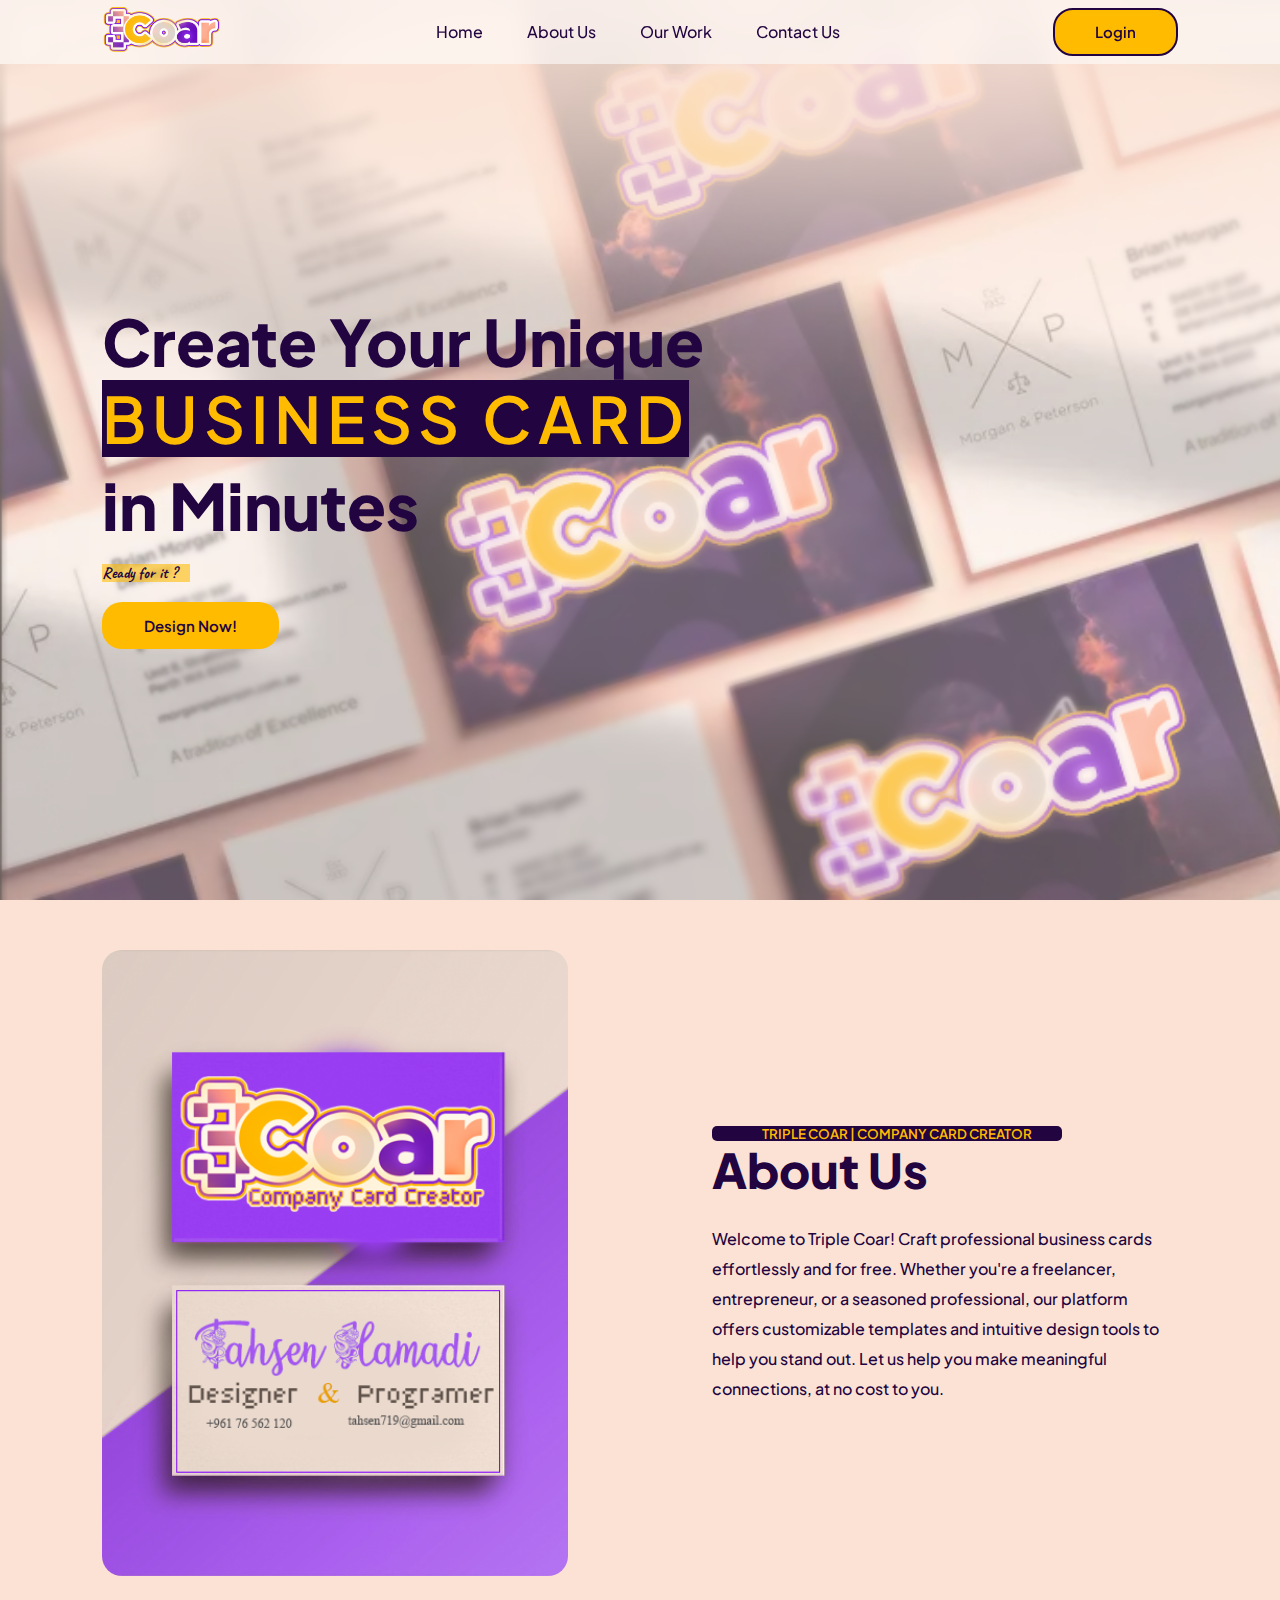
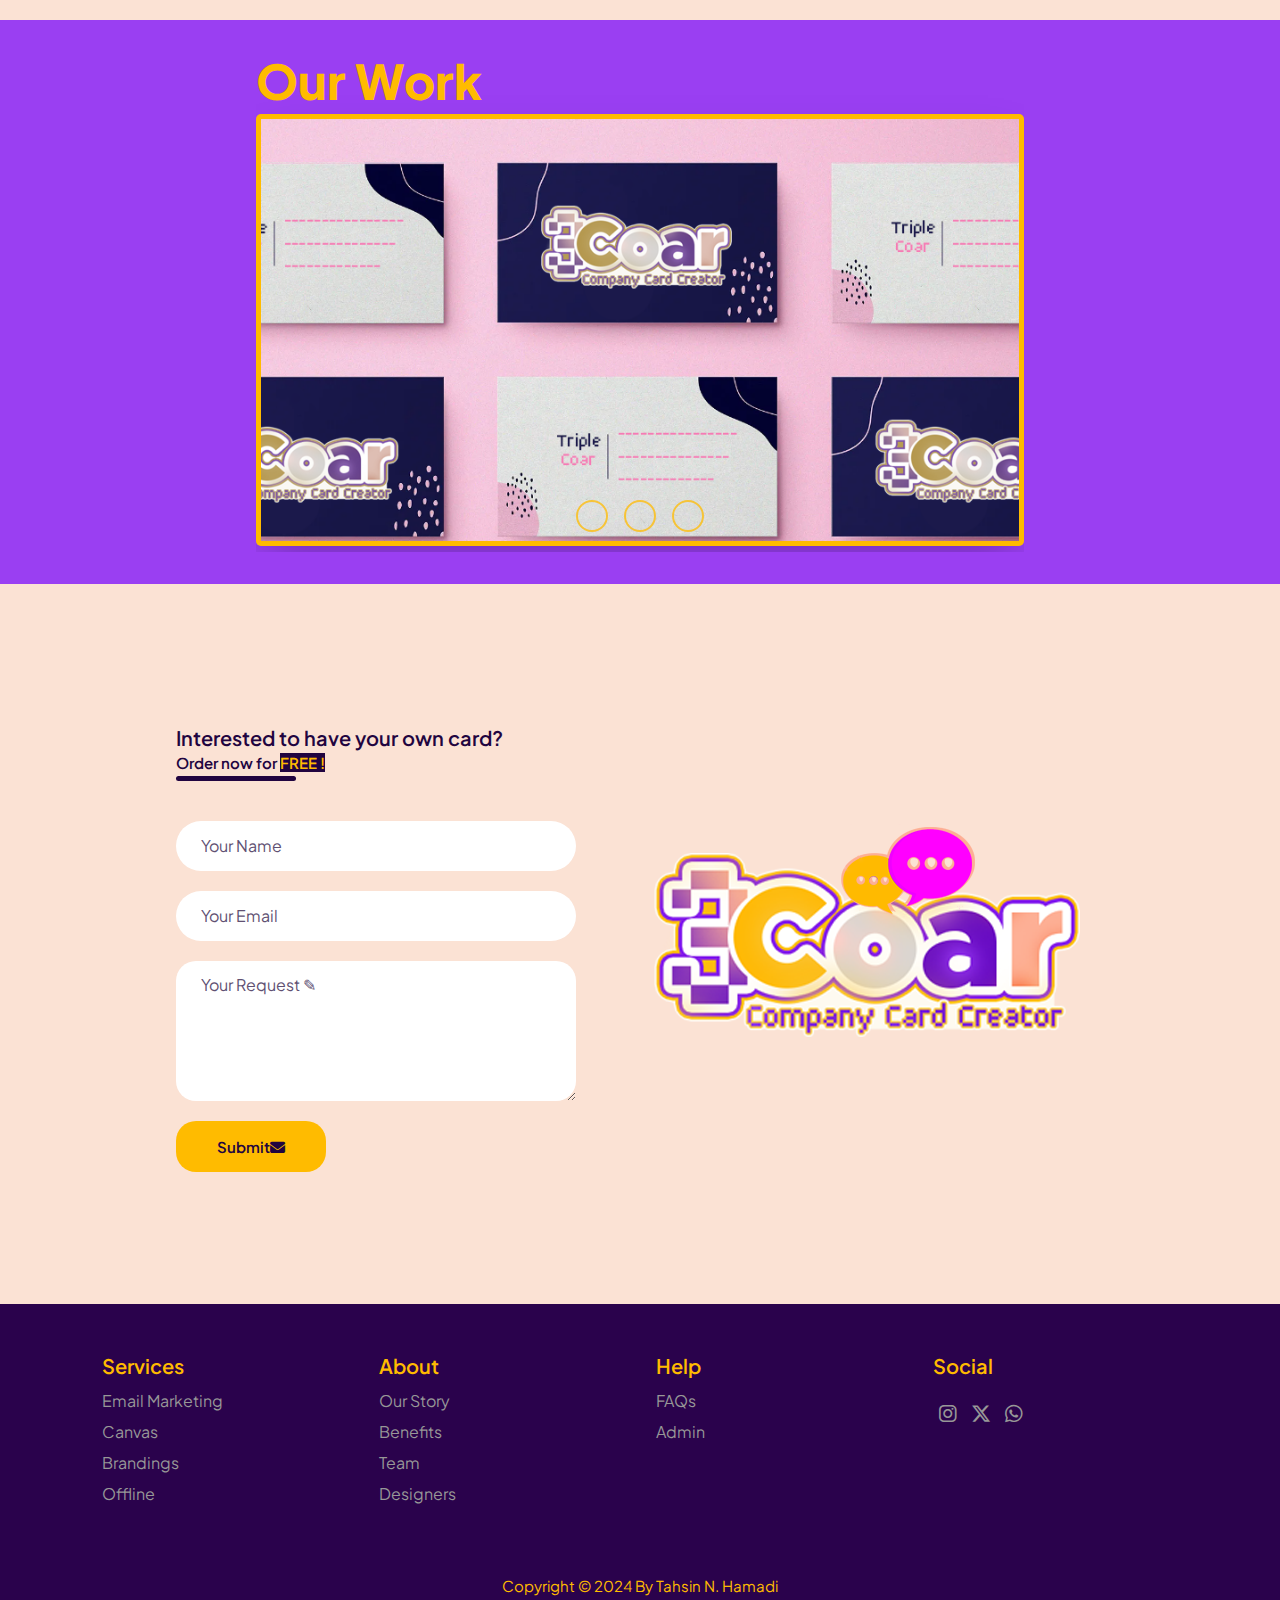
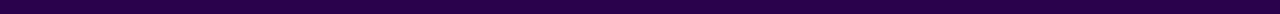
<file: index.html>
<!DOCTYPE html>
<html lang="en">
<head>
    <meta charset="UTF-8">
    <meta name="viewport" content="width=device-width, initial-scale=1.0">
    <title>3Coar Home Page</title>
    <!-- Main Page CSS -->
    <link rel="stylesheet" href="css/3Coar.css" />
    <!-- Render All Elements Normally CSS -->
    <link rel="stylesheet" href="css/normalize.css" />
    <!-- ICONS (Font Awesome Library) -->
    <link rel="stylesheet" href="css/all.min.css">
    <!-- Fonts - EN -->
    <link rel="preconnect" href="https://fonts.googleapis.com">
    <link rel="preconnect" href="https://fonts.googleapis.com">
    <link rel="preconnect" href="https://fonts.gstatic.com" crossorigin>
    <link href="https://fonts.googleapis.com/css2?family=Caveat:wght@400..700&family=IBM+Plex+Sans+Arabic&family=Jersey+10&family=Plus+Jakarta+Sans:ital,wght@0,200..800;1,200..800&display=swap" rel="stylesheet">
</head>
<body>
   <!-- Header -->
    <header>
        <a href="#" class="Logo"><img src="images/3Coar-Logo-New.png" alt="3Coar Logo" id="logo"></a>
        <ul class="navbar" id="navbar">
            <li><a href="#home-pg">Home</a></li>
            <li><a href="#about-us-pg">About Us</a></li>
            <li><a href="#our-work-pg">Our Work</a></li>
            <li><a href="#contact-us-pg">Contact Us</a></li>
            <!-- <li><a href="#">AR</a></li> -->
        </ul>
        <button class="btnlgn" id="form-open">Login</button>
        <div class="fa-solid fa-bars" id="menu-icon"></div>
        
    </header>

    <!-- Home -->
    <section class="home" id="home-pg">
        <div class="form-container">
        <i class="fa-solid fa-x form-closer"></i>
        <!-- Login Form -->
        <div class="login-form">
            <form action="#">
                <h2>Login</h2>
                <div class="inputs-box">
                    <input type="email" placeholder="Enter your Email" required>
                    <i class="fa-solid fa-envelope email"></i>
                </div>
                <div class="inputs-box">
                    <input type="password" placeholder="Enter your Password" required>
                    <i class="fa-solid fa-lock password"></i>
                    <i class="fa-solid fa-eye-slash pass-hide"></i>
                </div>
                <div class="optn-field">
                    <a href="#" class="forgot-pass">Forgot Password?</a>
                </div>
                <button class="login-now">
                    Login Now
                </button>

                <div class="login-rgstr">
                    Don't have an account? <a href="#" id="signup">Register</a>
                </div>
            </form>
            
        </div>
        <div class="register-form">
            <form action="#">
                <h2>Register</h2>
                <div class="inputs-box">
                    <input type="text" placeholder="Create Username" required>
                    <i class="fa-solid fa-user usernme"></i>
                </div>
                <div class="inputs-box">
                    <input type="email" placeholder="Enter your Email" required>
                    <i class="fa-solid fa-envelope email"></i>
                </div>
                <div class="inputs-box">
                    <input type="password" placeholder="Create Password" required>
                    <i class="fa-solid fa-lock password"></i>
                    <i class="fa-solid fa-eye-slash pass-hide"></i>
                </div>
                <div class="inputs-box">
                    <input type="password" placeholder="Confirm Password" required>
                    <i class="fa-solid fa-lock password"></i>
                    <i class="fa-solid fa-eye-slash pass-hide"></i>
                </div>

                <button class="login-now">
                    Signup Now
                </button>

                <div class="login-rgstr">
                    Already have an account? <a href="#" id="signin">Login</a>
                </div>
            </form>
            
        </div>
        </div>
        <div class="home-text">
            <h1>Create Your Unique <span>Business Card</span> <br>in Minutes</h1>
            <p>Ready for it ?</p>
            <a href="work-space1.html" class="btn">Design Now!</a>

        </div>
    </section>
    <!-- About Us -->
    <section class="about-us" id="about-us-pg">
        <div class="about-us-img">
            <img src="images/About-us-img.png" alt="3Coar logo Company Card Creator">
        </div>
        <div class="about-us-text">
            <h5>Triple Coar | Company Card Creator</h5>
            <h2>About Us</h2>
            <p>Welcome to Triple Coar! Craft professional business cards effortlessly and for free.
               Whether you're a freelancer, entrepreneur, or a seasoned professional, our platform offers customizable templates and intuitive design tools to help you stand out. 
               Let us help you make meaningful connections, at no cost to you.</p>
        </div>
    </section>
    <!-- Our Work -->
    <section class="our-work" id="our-work-pg">
        <div class="slider">
            <h2>Our Work</h2>
            <div class="lst">
                 <img id="slide1" src="images/1.png" alt="">
                 <img id="slide2" src="images/2.png" alt="">
                 <img id="slide3" src="images/3.png" alt="">  
            </div>
            <div class="slider-nav">
                <a href="#slide1"></a>
                <a href="#slide2"></a>
                <a href="#slide3"></a>

            </div>
        </div>

    </section>
    <!-- Contact Us -->
    <section class="contact-us" id="contact-us-pg">
        <div class="contact-container">
            <form action="https://api.web3forms.com/submit" method="POST" class="contact-left">
                <div class="contact-left-title">
                    <h2>Interested to have your own card?</h2>
                    <h3>Order now for <span>free !</h3>
                    <hr>
                </div>
                <input type="hidden" name="access_key" value="7b301d65-2f6f-4683-8223-588ae9b09582">
                <input type="text" name="name" placeholder="Your Name" class="contact-inputs" required>
                <input type="email" name="email" placeholder="Your Email" class="contact-inputs" required>
                <textarea name="message" placeholder="Your Request ✎" class="contact-inputs" required></textarea>
                <button type="submit">Submit <p> <i class="fa-solid fa-envelope"></i></p></i></button>
            </form>
            <div class="contact-right">
                <img src="images/contact-us-img.png" alt="Contact Us Image">
            </div>
        </div>
    </section>

    <!-- Footer -->
    <section class="footer">
        <div class="footer-box">
            <h3>Services</h3>
            <a href="#">Email Marketing</a>
            <a href="#">Canvas</a>
            <a href="#">Brandings</a>
            <a href="#">Offline</a>
        </div>

        <div class="footer-box">
            <h3>About</h3>
            <a href="#">Our Story</a>
            <a href="#">Benefits</a>
            <a href="#">Team</a>
            <a href="#">Designers</a>
        </div>

        <div class="footer-box">
            <h3>Help</h3>
            <a href="#">FAQs</a>
            <a href="#">Admin</a>
        </div>
        
        <div class="footer-box">
            <h3>Social</h3>
            <div class="social">
                 <a href="https://www.instagram.com/roisax_?igsh=cWRqaWozemt2zmVq"><i class="fa-brands fa-instagram"></i></a>
                 <a href="https://x.com/SrTahsiin?t=n7F58FZCXMXReTr2ZGqrrw&s=09"><i class="fa-brands fa-x-twitter"></i></a>
                 <a href="https://wa.link/admqcb"><i class="fa-brands fa-whatsapp"></i></a>
            </div>
    </section>

    <!-- CopyRight -->
    <div class="copyright">
        <p>Copyright &copy; 2024 By Tahsin N. Hamadi</p>
    </div>

   <!-- JavaScript FILE -->
   <script src="scripts.js"></script>

</body>
</html>
</file>
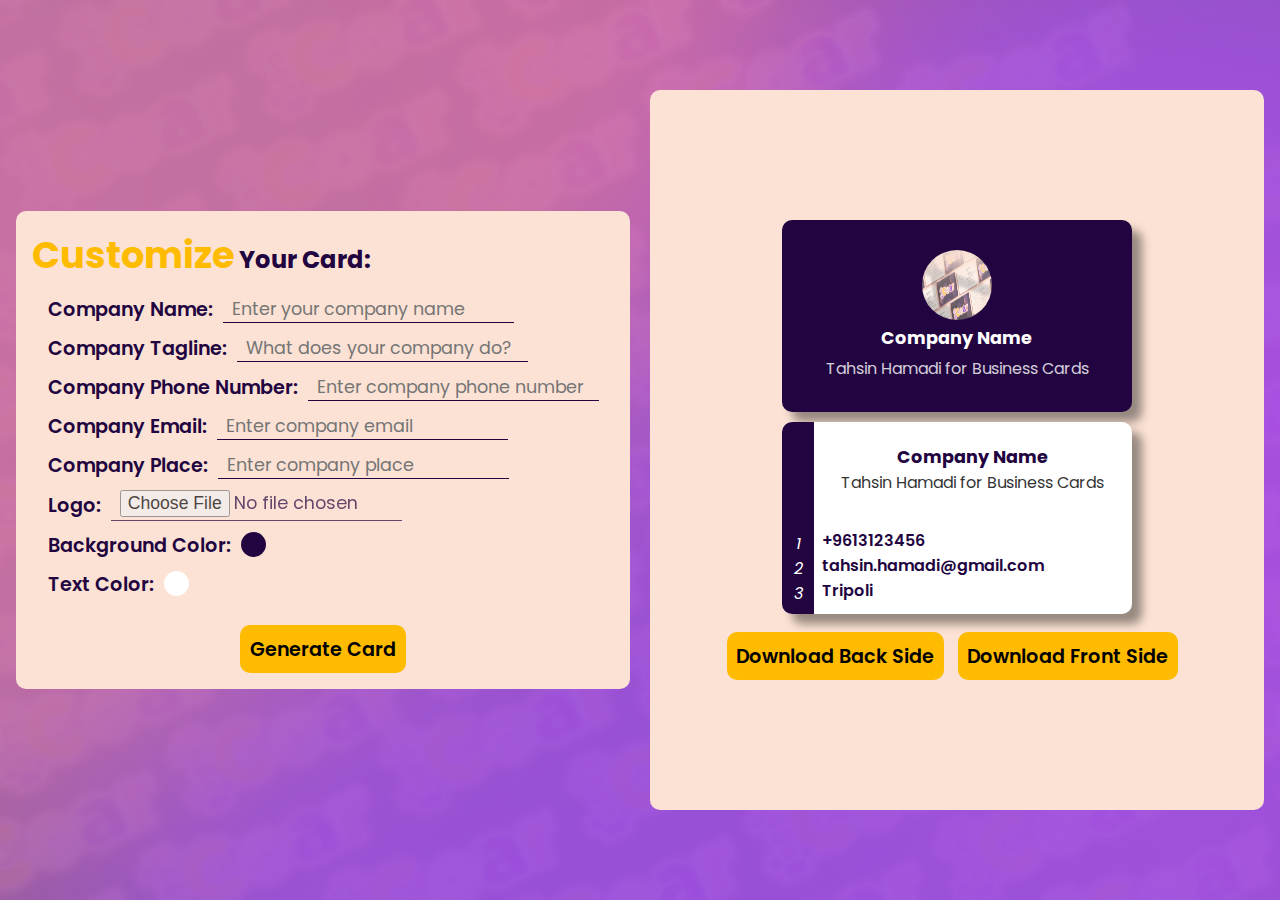
<file: work-space.html>
<!DOCTYPE html>
<html lang="EN">
<head>
  <meta charset="UTF-8">
  <meta name="viewport" content="width=device-width, initial-scale=1.0">
  <title>3Coar | Design Your Card</title>
  <link rel="stylesheet" href="css/work-space.css" />
  <!-- Fonts EN -->
  <link rel="preconnect" href="https://fonts.googleapis.com">
  <link rel="preconnect" href="https://fonts.gstatic.com" crossorigin>
  <link href="https://fonts.googleapis.com/css2?family=Poppins:ital,wght@0,100;0,200;0,300;0,400;0,500;0,600;0,700;0,800;0,900;1,100;1,200;1,300;1,400;1,500;1,600;1,700;1,800;1,900&display=swap" rel="stylesheet">
</head>
<body>
  <section class="work-space">
    <form action="#" class="edit-container">
      <h1 class="title"><span>Customize</span> Your Card:</h1>
      <div class="informations">
        <div class="input-box">
          <label for="nameInput">Company Name:</label>
          <input type="text" id="nameInput" placeholder="Enter your company name">
        </div>
        <div class="input-box">
          <label for="companyInput">Company Tagline:</label>
          <input type="text" id="companyInput" placeholder="What does your company do?">
        </div>
        <div class="input-box">
          <label for="phoneInput">Company Phone Number:</label>
          <input type="number" id="phoneInput" placeholder="Enter company phone number" inputmode="numeric" pattern="[+0-9]*">
        </div>
        <div class="input-box">
          <label for="emailInput">Company Email:</label>
          <input type="email" id="emailInput" placeholder="Enter company email">
        </div>
        <div class="input-box">
          <label for="placeInput">Company Place:</label>
          <input type="text" id="placeInput" placeholder="Enter company place">
        </div>
        <div class="input-box">
            <label for="logoInput">Logo:</label>
            <input type="file" id="logoInput" accept="image/*">
        </div>
        <div class="input-box">
            <label for="bgColor">Background Color:</label>
            <input type="color" id="bgColor" value="#210440">
          </div>
          <div class="input-box">
            <label for="textColor">Text Color:</label>
            <input type="color" id="textColor" value="#ffffff">
          </div>
        <div class="button-card">
          <button class="genBtn" onclick="generateCard()">Generate Card</button>
        </div>
      </div>
    </form>
    <div id="cards" class="card-container">
      <!-- Front of the card -->
      <div class="card-face" id="businessFront">
          <img id="logoFront" class="logo" src="images/background.png" /> <!-- Company Logo -->
          <h2 id="frontCompanyName">Company Name</h2>
          <p id="frontCompanyTagline">Tahsin Hamadi for Business Cards</p>
      </div>
      <!-- Back of the card -->
      <div class="card-back" id="businessBack">
          <div class="left-side">
            <div class="icons">
                <i class="fa-solid fa-phone">1</i>
                <i class="fa-solid fa-envelope">2</i>
                <i class="fa-solid fa-location-dot">3</i>
            </div>
          </div>
          <div class="remaining-side">
            <div class="card-back-title">
                <h2 id="frontCompanyName">Company Name</h2>
                <p id="frontCompanyTagline">Tahsin Hamadi for Business Cards</p>
            </div>
            <div class="card-info">
                <p id="phoneNum">+9613123456</p>
                <p id="email">tahsin.hamadi@gmail.com</p>
                <p id="companyPlace">Tripoli</p>
            </div>
          </div>
      </div>
      <div class="button-card" id="dwnBtns">
        <button class="dwnBtn" onclick="downloadBack()">Download Back Side</button>
        <button class="dwnBtn" onclick="downloadFront()">Download Front Side</button>
      </div>
    </div>
  </section>
  
  <script src="html2canvas.min.js"></script>

  <script src="scripts.js"></script>

</body>
</html>
</file>
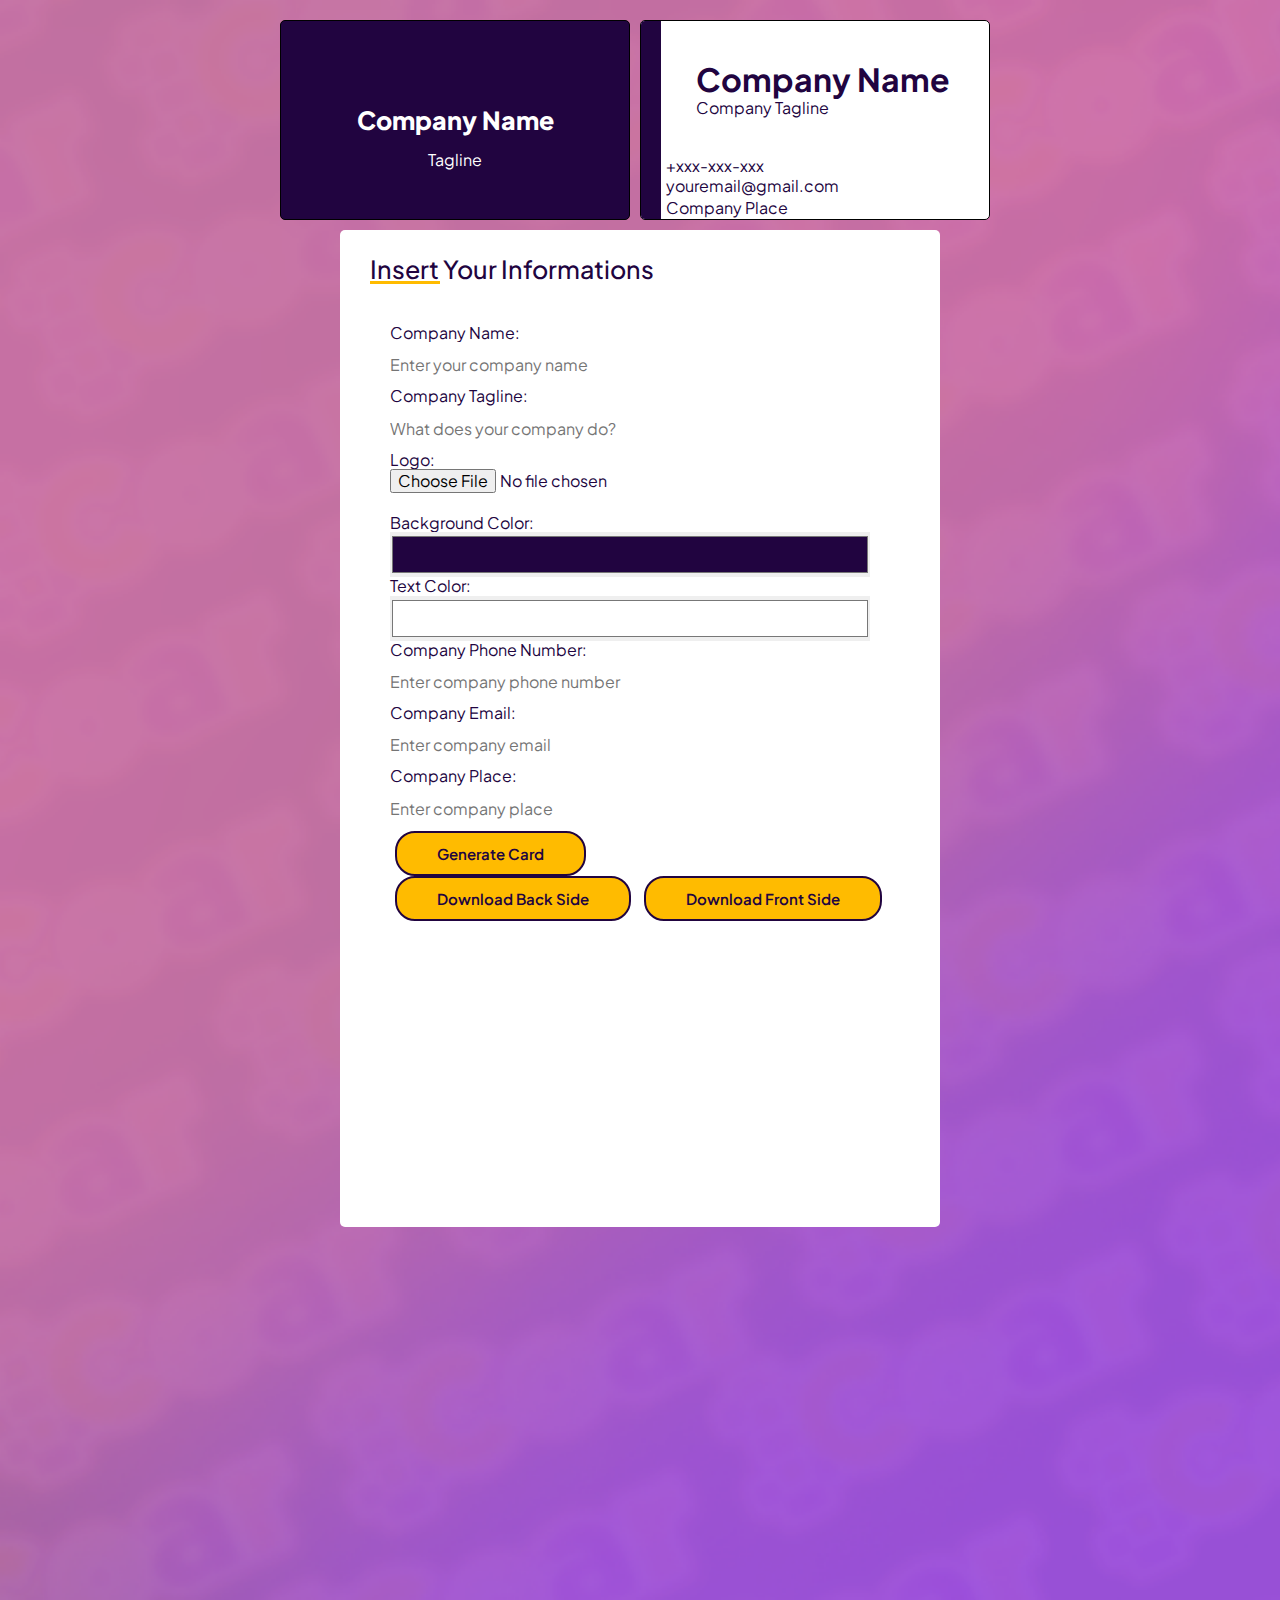
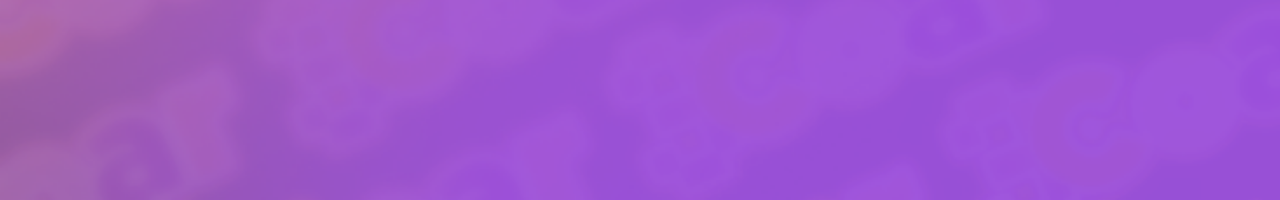
<file: work-space1.html>
<!DOCTYPE html>
<html lang="EN">
<head>
  <meta charset="UTF-8">
  <meta name="viewport" content="width=device-width, initial-scale=1.0">
  <title>3Coar | Design Your Card</title>
  <link rel="stylesheet" href="css/work.css" />
  <link rel="stylesheet" href="css/normalize.css" />
  <link rel="stylesheet" href="css/all.min.css">
  <!-- Fonts EN -->
  <link rel="preconnect" href="https://fonts.googleapis.com">
  <link rel="preconnect" href="https://fonts.gstatic.com" crossorigin>
  <link href="https://fonts.googleapis.com/css2?family=IBM+Plex+Sans+Arabic&family=Jersey+10&family=Lexend+Deca:wght@100..900&family=Plus+Jakarta+Sans:ital,wght@0,200..800;1,200..800&display=swap" rel="stylesheet">
</head>
<body>
  <section class="workspace">
    <div id="cards" class="cards">
      <!-- Front of the card -->
      <div class="cardFront" id="businessFront">
        <div class="top">
          <img id="logoFront" class="logo" /> <!-- Company Logo -->
          <h1 id="frontCompanyName">Company Name</h1>
          <p id="frontCompanyTagline">Tagline</p>
        </div>
        
      </div>
      <!-- Back of the card -->
      <div class="cardBack" id="businessBack">
        <img id="logoBack" class="logo" /> <!-- Company Logo -->
        <div class="leftLine">
          <i class="fa-solid fa-phone"></i>
          <i class="fa-solid fa-envelope"></i>
          <i class="fa-solid fa-location-dot"></i>
        </div>
        <h1 id="backCompanyName">Company Name</h1>
        <p id="backCompanyTagline">Company Tagline</p>
        <div id="phoneNum">+xxx-xxx-xxx</div> <!-- Company Phone Number -->
        <div id="email">youremail@gmail.com</div> <!-- Company Email -->
        <div id="companyPlace">Company Place</div> <!-- Company Place -->
      </div>
    </div>
    <!-- Input fields -->
    <div class="containerInpCreate">
      <div class="titleInp">Insert Your Informations</div>
      <form action="#">
        <div class="informations">
          <div class="inputs-box">
            <label for="nameInput">Company Name:</label>
            <input type="text" id="nameInput" placeholder="Enter your company name">
            
            <label for="companyInput">Company Tagline:</label>
            <input type="text" id="companyInput" placeholder="What does your company do?">

            <label for="logoInput">Logo:</label>
            <input type="file" id="logoInput" accept="image/*">

            <label for="bgColor">Background Color:</label>
            <input type="color" id="bgColor" value="#210440">

            <label for="textColor">Text Color:</label>
            <input type="color" id="textColor" value="#ffffff">

            <label for="phoneInput">Company Phone Number:</label>
            <input type="number" id="phoneInput" placeholder="Enter company phone number" inputmode="numeric" pattern="[+0-9]*">

            <label for="emailInput">Company Email:</label>
            <input type="email" id="emailInput" placeholder="Enter company email">

            <label for="placeInput">Company Place:</label>
            <input type="text" id="placeInput" placeholder="Enter company place">
            <div class="buttonsCards">
              <button class="genBtn" onclick="generateCard()">Generate Card</button>
            </div>
            <div class="buttonsCards" id="dwnBtns">
              <button class="dwnBtn" onclick="downloadBack()">Download Back Side</button>
              <button class="dwnBtn" onclick="downloadFront()">Download Front Side</button>
            </div>

          </div>
        </div>
        
      </form>
    </div>
    
  </section>
  <script src="html2canvas.min.js"></script>

  <script src="scripts.js"></script>

</body>
</html>
</file>
<file: css/3Coar.css>
/* Start Global Rules*/
*{
    margin: 0;
    padding: 0;
    box-sizing: border-box;
    list-style: none;
    text-decoration: none;
    border: none;
    outline: none;
    -webkit-box-sizing: border-box;
    -moz-box-sizing: border-box;
    box-sizing: border-box;
    scroll-behavior: smooth;
    font-family: "Plus Jakarta Sans", sans-serif;
}
/* End Global Rules */
/* ---ROOT-- */
:root{
    --text-color: #210440;
    --bg-color: #fbe2d4;
    --main-color: hsl(44, 100%, 50%) ;
    --h1-font: 4rem;
    --h2-font: 3rem;
    --p-font: 1rem;
    --span-font: 4rem;
}
/* ---ROOT ENDS--- */
body{
    color: var(--text-color);
    background: var(--bg-color);

}
/* Header */
header{
    position: fixed;
    height: 4rem;
    right: 0;
    z-index: 1000;
    width: 100%;
    background: #ffffff8e;
    padding: 29px 18%;
    display: flex;
    align-items: center;
    justify-content: space-between;
    backdrop-filter: blur(10px);
}

#logo{
    width: 120px;
}
.navbar{
    display: flex;
}
.navbar a{
    color: var(--text-color);
    font-size: var(--p-font);
    font-weight: 500;
    margin: 15px 22px;
    transition: all .50s ease;
}
.navbar a:hover{
    color: var(--main-color);
}
#menu-icon{
    color: var(--text-color);
    font-size: 27px;
    cursor: pointer;
    z-index: 10000;
    display: none;

}
.btnlgn{
    display: inline-block;
    padding: 13px 40px;
    background-color: var(--main-color);
    color: var(--text-color);
    font-size: 15px;
    font-weight: 600;
    border: 2px solid var(--text-color);
    border-radius: 20px;
    transition: all .50s ease;
    cursor: pointer;

}
.btnlgn:hover{
    
    border: 2px solid var(--main-color);
    background: var(--text-color);
    color: var(--main-color);
    border-radius: 40px;
}
/* Header End */
/* Login Register */
.form-container{
    position: fixed;
    max-width: 350px;
    width: 100%;
    top: 50%;
    left: 50%;
    transform: translate(-50%, -50%) scale(1.2);
    z-index: 100005;
    background-color: #fff;
    padding: 25px;
    border-radius: 15px;
    box-shadow: rgba(0,0,0,0.3);
    opacity: 0;
    pointer-events: none;
    transition: 0.5s ease-out;
}
.home.show .form-container{
    opacity: 1;
    pointer-events: auto;
    transform: translate(-50%, -50%) scale(1);

}
.home::before{
    content: "";
    left: 0;
    top: 0;
    position: absolute;
    height: 100%;
    width: 100%;
    background-color: rgba(91, 8, 180, 0.5);
    z-index: 100004;
    backdrop-filter: blur(5px);
    opacity: 0;
    pointer-events: none;
    transition: all 0.5s ease-out;
}
.home.show::before{
    position: fixed;
    opacity: 1;
    pointer-events: auto;
}
.register-form{
    display: none;
}
.form-container.active .register-form{
    display: block;
}
.form-container.active .login-form{
    display: none;
}
.form-closer{
    position: absolute;
    top: 10px;
    right: 25px;
    color: var(--p-font);
    font-size: 20px;
    opacity: 0.7;
    cursor: pointer;
    transition: all .50s ease;
}
.form-closer:hover{
    color: var(--main-color);
}
.form-container h2{
    font-size: var(--h2-font);
    color: var(--text-color);
    text-align: center;
}
.inputs-box{
    position: relative;
    margin-top: 30px;
    width: 100%;
    height: 40px;

}
.inputs-box input{
    height: 100%;
    width: 100%;
    border: none;
    padding: 0 30px;
    outline: none;
    border-bottom: 2px solid var(--text-color);
    transition: all 0.2s ease;
}
.inputs-box i{
    position: absolute;
    top: 30%;
    transform: rotateY(-50%);
    font-size: 20px;
}
.inputs-box input:focus{
    border-color: var(--main-color);
    
}
.inputs-box input:focus ~ i.email,
.inputs-box input:focus ~ i.password,
.inputs-box input:focus ~ i.usernme{
    color: var(--main-color);
    
}
.inputs-box i.email, i.password, i.usernme{
    left: 0px;
    color: var(--p-font);
}
.inputs-box i.pass-hide{
    right: 0;
    font-size: 18px;
    color: var(--p-font);
    cursor: pointer;
}
.form-container a{
    color: #8710f7;
    font-size: 12px;
}
.form-container a:hover{
    text-decoration: underline;
}
.optn-field{
    display: flex;
    align-items: center;
}
.form-container .login-now{
    padding: 20px 20px;
    font-weight: 700;
    font-size: 25px;
    border-radius: 25px;
    color: #fff;
    background: var(--text-color);
    margin-top: 30px;
    width: 100%;
    cursor: pointer;
    transition: all .50s ease;
}
.form-container .login-now:hover{
    background: var(--main-color);
    color: var(--text-color);
}
.login-rgstr{
    font-size: 12px;
    text-align: center;
    margin-top: 15px;

}
/* Login Register End */

section{
    padding: 70px 17% 60px;
}
/* Home */
.home{
    position: relative;
    height: 100vh;
    width: 100%;
    background-image:url(../images/background.png);
    background-size: cover;
    background-position: bottom-center;
    display: flex;
    align-items: center;
    justify-content: flex-start;
}  

.home-text h1{
    font-size: var(--h1-font);
    font-weight: 800;
    line-height: 1.2;
    margin-bottom: 20px;
} 
.home-text h1 span{
    display: inline-block;
    font-size: var(--span-font);
    font-weight: 600;
    margin-bottom: 10px;
    text-transform: uppercase;
    letter-spacing: 6px;
    color: var(--main-color);
    background-color: var(--text-color);
    
}
.home-text p{
    font-family: "Caveat", sans-serif;
    font-size: var(--p-font);
    width:5.50rem;
    font-weight: 700;
    background-color: hsla(44, 100%, 50%, 0.582);
}
.btn{
    display: inline-block;
    margin-top: 20px;
    padding: 13px 40px;
    background-color: var(--main-color);
    color: var(--text-color);
    font-size: 15px;
    font-weight: 600;
    border: 2px solid transparent;
    border-radius: 20px;
    transition: all .50s ease;
    cursor: pointer;

}
.btn:hover{
    transform: translateX(10px);
    border: 2px solid var(--text-color);
    background: var(--text-color);
    color: var(--main-color);
}
/* Home End */
/* About Us */
.about-us{
    display: grid;
    grid-template-columns: repeat(2, 1fr);
    align-items: center;
    gap: 9rem;
}
.about-us-img img{
    width: 100%;
    height: auto;
    border-radius: 20px;
}
.about-us-text h5{
    width: 350px;
    text-transform: uppercase;
    padding-left: 50px;
    font-weight: 600;
    background-color: var(--text-color);
    border-radius: 5px;
    color: var(--main-color);
}
.about-us-text h2{
    font-size: var(--h2-font);
    font-weight: 800;
    line-height: 1.2;
    margin-bottom: 25px;
}
.about-us-text p{
    font-size: var(--p-font);
    font-weight: 500;
    line-height: 30px;
    color: var(--p-font)

}
/* About Us End */
/* Our Work */
.our-work{
    background-color: #9a3ff2;
    padding: 2rem;
}
.our-work h2{
    color: var(--main-color);
    font-size: var(--h2-font);
    font-weight: 800;
    line-height: 1.2;
    padding-bottom: 5px;
}

.slider{
    overflow: hidden;
    position: relative;
    max-width: 48rem;
    height: 500px;
    margin: 0 auto;
}
.lst{
    display: flex;
    aspect-ratio: 16/9;
    overflow: auto;
    scroll-snap-type: x mandatory;
    scroll-behavior: smooth;
    box-shadow: 0 1.5rem 3rem -0.75rem hsla(0, 0%, 0%, 0.25);
    border-radius: 5px;
    transition: 1s;
    overflow: hidden;

}
.lst img{
    flex: 1 0 100%;
    scroll-snap-align: start;
    object-fit: cover;
    border: 5px solid var(--main-color);
}
.slider-nav{
    display: flex;
    column-gap: 1rem;
    position: absolute;
    bottom: 1.25rem;
    left: 50%;
    transform: translateX(-50%);
    z-index: 1;
}
.slider-nav a{
    width: 2rem;
    height: 2rem;
    border-radius: 50%;
    border: 2px solid var(--main-color);
    background-color: transparent;
    opacity: 0.75;
    transition: all .50s ease;
}
.slider-nav a:hover{
    background-color: var(--main-color);
    border: 2px solid var(--text-color);
    opacity: 1;
}
/* Our Work End */
/* Contact Us */
.contact-us{
    box-sizing: border-box;
}
.contact-container{
    height: 70vh;
    display: flex;
    align-items: center;
    justify-content: space-evenly;
}
form{
    display: flex;
    flex-direction: column;
    align-items: start;
    gap: 20px;
}
.contact-left-title h2{
    font-weight: 600;
    color: var(--text-color);
    font-size: 20px;
    margin-bottom: 5px;
}
.contact-left-title h3{
    font-weight: 600;
    color: var(--text-color);
    font-size: 15px;
    margin-bottom: 5px;
}
.contact-left-title h3 span{
    font-weight: 600;
    text-transform: uppercase;
    background-color: var(--text-color);
    color: var(--main-color);
    font-size: 15px;
    margin-bottom: 5px;
}
.contact-left-title hr{
    border: none;
    width: 120px;
    height: 5px;
    background-color: var(--text-color);
    border-radius: 10px;
    margin-bottom: 20px;
}
.contact-inputs{
    width: 400px;
    height: 50px;
    border: none;
    outline: none;
    padding-left: 25px;
    color: #615f5f;
    border-radius: 50px;
}
.contact-left textarea{
    height: 140px;
    padding-top: 15px;
    border-radius: 20px;
}
.contact-inputs:focus{
    border: 2px solid var(--main-color);
}
.contact-inputs::placeholder{
    color: #605072;
}
.contact-left button{
    display: flex;
    align-items: center;
    padding: 15px 39px;
    font-size: 16px;
    background-color: var(--main-color);
    color: var(--text-color);
    font-size: 15px;
    font-weight: 600;
    border: 2px solid transparent;
    border-radius: 20px;
    transition: all .50s ease;
    cursor: pointer;
}
.contact-left button:hover{
   
    border: 2px solid var(--text-color);
    background: var(--text-color);
    color: var(--main-color);
}
/* Contact Us End */
/* Footer */
.footer{
    display: grid;
    background-color: #2a024c ;
    grid-template-columns: repeat(auto-fit, minmax(150px, auto));
    gap: 2rem;
}
.footer-box{
    display: flex;
    flex-direction: column;
}
.footer-box h3{
    color: hsl(44, 100%, 50%);
    font-size: 20px;
    font-weight: 600;
    margin-bottom: 15px;
}
.footer-box a{
    color: #979797;
    margin-bottom: 0.8rem;
    transition: all .50s ease;
}
.footer-box a:hover{
    transform: translateX(-5px);
    color: var(--main-color);
}
.social a{
    display: inline-flex;
    align-items: center;
    justify-content: center;
    height: 45px;
    width: 30px;
    font-size: 20px;

}
/* Footer End */

/* copyright */
.copyright{
    background: #2a024c;
}
.copyright p{
    text-align: center;
    padding: 20px;
    color: var(--main-color);
    font-size: 15px;

}
/* copyright End */
/* Workspace */

.workspace {
    position: relative;
    height: 200vh;
    width: 100%;
    background-image: url(../images/workspace-background.png);
    background-size: cover;
    align-items: center;
  }
  .containerInpCreate {
    display: absolute;
    left: 50%;
    right: 50%;
    max-width: 600px;
    width: 100%;
    height: 100vh;
    justify-content: center;
    align-items: center;
    background: #fff;
    padding: 25px 30px;
    border-radius: 5px;
}

.containerInpCreate .titleInp {
    font-size: 25px;
    font-weight: 500;
    position: relative;
}

.containerInpCreate .titleInp::before {
    content: '';
    position: absolute;
    height: 3px;
    left: 0;
    bottom: 0;
    width: 70px;
    background-color: var(--main-color);
}

.containerInpCreate form .informations {
    display: flex;
    flex-wrap: wrap;
    gap: 20px; /* Space between input boxes */
}

.containerInpCreate form .inputs-box {
    flex: 1 1 45%; /* Set each input box to take 45% of the container width */
}

.containerInpCreate form .inputs-box label {
    margin-bottom: 20px; /* Space between label and input */
}

.containerInpCreate form .inputs-box input {
    height: 45px;
    width: calc(100% - 10px); /* Adjust input width to consider padding */
}

  .cards {
    overflow: hidden;
    display: flex;
    align-items: center;
    justify-content: space-evenly;
    flex-wrap: wrap;
    font-family: 'Lexend Deca', sans-serif;
  }
  .cardFront {
    display: flex;
    text-align: center;
    align-items: center;
    justify-content: center;
    width: 350px;
    height: 200px;
    padding: 20px;
    position: relative;
    color: #fff;
    background-color: #210440;
    border: 1px solid #000;
    overflow: hidden;
  }
  .cardFront h1{
    font-size: 25px;
    font-weight: 800;
  }
  .cardBack {
    width: 350px;
    height: 200px;
    padding: 20px;
    position: relative;
    color: #fff;
    background-color: #ffffff;
    border: 1px solid #000;
    overflow: hidden;
    z-index: 1;
  }
  
  
  .logo {
    max-width: 120px;
    max-height: 100px;
    display: absolute;
  }
  
  .leftLine {
    position: absolute;
    left: 40px;
    top: 0;
    width: 20px;
    height: 100vh;
    background-color: #210440; /* Adjust this to match the background color of the front card */
}
  
  
/* Media Queris */
@media (max-width: 1700px){
    header{
        padding: 18px 8%;
    }
    section{
        padding: 50px 8% 40px;
    }
}
@media (max-width: 1200px){
    header{
        padding: 14px 5%;
    }
    section{
        padding: 45px 5% 35px;
    }
    :root{
        --h1-font: 4.6rem;
        --h2-font: 2.8rem;
        --p-font: 15px;
    }
    .home{
        height: 90vh;
    }
}
@media (max-width: 1050px){
    .form-container{
        top:32%;
        max-width: 300px;
    }
    .form-closer{
        top: 10%;
    }

    .about-us{
        gap: 3rem;
    }
    .about-us{
        gap: 3rem;
    }
    #menu-icon{
        display: block;

    }
    .navbar{
        position: absolute;
        width: 100%;
        height: 100vh;
        padding: 40px 60px;
        top: 0;
        bottom: 0;
        left: 100%;
        right: 0;
        display: flex;
        flex-direction: column;
        background: var(--bg-color);
        transition: all .50s ease;
    }
    .navbar a{
        display: block;
        color: #979797;
        padding: 0;
        margin: 0 0 40px;
        font-size: 2.2rem;
        font-weight: 400;
    }
    #navbar.open{
        left: 0;
    }
}
@media (max-width: 800px){
    .our-work{
        grid-template-columns: 1fr;
    }
    .about-us{
        grid-template-columns: 1fr;
    }
    .contact-us img{
        display: none;
    }

}

@media (max-width: 600px){
    :root{
        --h1-font: 3.5rem;
        --h2-font: 2.1rem;
        --span-font: 3rem;
    }
    .home{
        height: 85vh;
    }
}
@media (max-width: 450px){
    header{
        padding: 12px 3%;
    }
    section{
        padding: 60px 3% 50px;
    }
}
/* Media Queries End */
</file>
<file: css/work-space.css>
* {
    margin: 0;
    padding: 0;
    box-sizing: border-box;
    font-family: 'Poppins';
    font-size: 16px;
}
/*  hsl(44, 100%, 50%)    #210440    */
.work-space {
    padding: 1em;
    display: flex;
    justify-content: start;
    align-items: center;
    gap: 20px;
    width: 100%;
    min-height: 100vh;
    background-image: url(../images/workspace-background.png);
    background-repeat: no-repeat;
    background-size: cover;
    /*background: #ffffff;*/
}
.work-space .edit-container, .card-container {
    padding: 1em;
    width: 50%;
    border-radius: 10px;
    background: #fbe2d4;
}
.edit-container .title, .title span {
    margin-bottom: 0.5em;
    font-size: 1.5rem;
    font-weight: 700;
    color: #210440;
}
.title span {
    font-size: 2.3rem;
    color: hsl(44, 100%, 50%);
}
.edit-container .informations {
    display: flex;
    flex-direction: column;
    justify-content: center;
    align-items: start;
    gap: 10px;
    color: #210440;
}
.informations .input-box {
    margin: 0 1em;
    display: flex;
    justify-content: start;
    align-items: center;
    gap: 10px;
    width: 100%;
}
.input-box label {
    font-size: 1.2rem;
    font-weight: 600;
}
.input-box input {
    padding: 0 0.5em;
    width: 50%;
    font-size: 1.1rem;
    background: transparent;
    border: none;
    border-bottom: 1px solid #210440;
    outline: none;
}
.input-box input:focus {
    border-bottom: 1px solid hsl(44, 100%, 50%);
}
input[type="number"]::-webkit-inner-spin-button,
input[type="number"]::-webkit-outer-spin-button {
    -webkit-appearance: none;
    margin: 0;
}
input[type="number"] {
    -moz-appearance: textfield;
}
input[type="color"] {
    width: auto;
    appearance: none;
    -webkit-appearance: none;
    -moz-appearance: none;
    border: none;
    padding: 0;
    background: transparent;
}
input[type="color"]::-webkit-color-swatch-wrapper {
    padding: 0;
}
input[type="color"]::-webkit-color-swatch {
    border: none;
    border-radius: 50%;
    width: 25px;
    height: 25px;
}
input[type="file"] {
    padding-bottom: 0.2em;
    opacity: 0.7;
    cursor: pointer;
}
.button-card {
    padding-top: 1em;
    width: 100%;
    text-align: center;
}
.button-card .genBtn, .button-card .dwnBtn {
    padding: 0.5em;
    font-size: 1.2rem;
    font-weight: 600;
    background: hsl(44, 100%, 50%);
    border-radius: 10px;
    border: none;
    outline: none;
    cursor: pointer;
    transition: 0.5s ease;
}
.button-card .genBtn:hover, .button-card .dwnBtn:hover {
    color: #ffffff;
    /*border: 2px solid #ffffff;*/
}
.dwnBtn {
    margin-right: 0.5em;
}
.card-container {
    display: flex;
    flex-direction: column;
    justify-content: center;
    align-items: center;
    gap: 10px;
    min-height: 80vh;
}
.card-container .card-face {
    display: flex;
    flex-direction: column;
    justify-content: center;
    align-items: center;
    gap: 5px;
    width: 60%;
    min-height: 12em;
    background: #210440;
    color: #ffffff;
    border-radius: 10px;
    box-shadow: 10px 10px 10px rgba(0, 0, 0, 0.4);
}
.card-face img {
    width: 70px;
    height: 70px;
    border-radius: 50%;
}
.card-face h2, .card-back .card-back-title h2 {
    font-size: 1.1rem;
}
.card-face p, .card-back .card-back-title p {
    opacity: 0.8;
}
.card-back {
    display: flex;
    width: 60%;
    min-height: 12em;
    background: #ffffff;
    border-radius: 10px;
    box-shadow: 10px 10px 10px rgba(0, 0, 0, 0.4);
}
.card-back .left-side {
    padding: 0.5em 0;
    display: flex;
    justify-content: center;
    align-items: end;
    width: 10%;
    min-height: max-content;
    background: #210440;
    color: #ffffff;
    border-radius: 10px 0 0 10px;
}
.left-side .icons {
    display: flex;
    flex-direction: column;
    justify-content: end;
    align-items: center;
}
.card-back .remaining-side {
    padding: 0 0.5em;
    display: flex;
    flex-direction: column;
    justify-content: end;
    align-items: center;
    width: 100%;
}
.remaining-side .card-back-title, .card-info {
    min-height: 50%;
}
.card-back-title {
    display: flex;
    flex-direction: column;
    justify-content: center;
    align-items: center;
    width: 100%;
}
.card-back-title h2 {
    color: #210440;
}
.card-info {
    display: flex;
    flex-direction: column;
    justify-content: center;
    align-items: start;
    width: 100%;
}
.card-info p {
    font-size: 1rem;
    font-weight: 600;
    color: #210440;
}
#dwnBtns {
    padding-top: 0.5em;
}
</file>
<file: css/work.css>
*{
    margin: 0;
    padding: 0;
    box-sizing: border-box;
    list-style: none;
    text-decoration: none;
    border: none;
    outline: none;
    -webkit-box-sizing: border-box;
    -moz-box-sizing: border-box;
    box-sizing: border-box;
    scroll-behavior: smooth;
    font-family: "Plus Jakarta Sans", sans-serif;
}
/* End Global Rules */
/* ---ROOT-- */
:root{
    --text-color: #210440;
    --bg-color: #fbe2d4;
    --main-color: hsl(44, 100%, 50%) ;
    --h1-font: 4rem;
    --h2-font: 3rem;
    --p-font: 1rem;
    --span-font: 4rem;
}
/* ---ROOT ENDS--- */
body{
    color: var(--text-color);
    background: var(--bg-color);

}
/* Workspace */

.workspace {
    display: flex;
    flex-direction: column;
    align-items: center;
    padding: 10px;
    height: 200vh;
    width: 100%;
    background-image: url(../images/workspace-background.png);
    background-size: cover;
  }


  .containerInpCreate {
    max-width: 600px;
    width: 100%;
    height: 56%;
    justify-content: center;
    align-items: center;
    background: #fff;
    padding: 25px 30px;
    border-radius: 5px;
}

.containerInpCreate .titleInp {
    font-size: 25px;
    font-weight: 500;
    position: relative;
}

.containerInpCreate .titleInp::before {
    content: '';
    position: absolute;
    height: 3px;
    left: 0;
    bottom: 0;
    width: 70px;
    background-color: var(--main-color);
}
.containerInpCreate form .informations {
    display: flex;
    flex-wrap: wrap;
    justify-content: space-between;
}

.containerInpCreate form .inputs-box label {
    margin-bottom: 20px; /* Space between label and input */
}
form .informations .inputs-box{
  margin: 40px 20px;
}

.containerInpCreate form .inputs-box input {
    height: 45px;
    width: calc(100% - 20px); 
}
.informations .inputs-box input{
  height: 45px;
  width: 100%;
  outline: none;
  transition: all 0.3s ease-out;
}
.informations .inputs-box input:hover{
  border-bottom: 1px solid var(--text-color);
}
.informations .inputs-box input:focus{
  border-bottom: 1px solid var(--main-color);
}
form .buttonsCards .dwnBtn,
form .buttonsCards .genBtn{
  height: 45px;
  margin: 0 5px;
  display: inline-block;
  padding: 0 40px;
  background-color: var(--main-color);
  color: var(--text-color);
  font-size: 15px;
  font-weight: 600;
  border: 2px solid var(--text-color);
  border-radius: 20px;
  transition: all .50s ease;
  cursor: pointer;
}

form .buttonsCards .dwnBtn:hover,
form .buttonsCards .genBtn:hover{
  
  border: 2px solid var(--main-color);
  background: var(--text-color);
  color: var(--main-color);
  border-radius: 40px;
}
form .buttonsCards input{
  height: 50%;
  width: 50%;
  outline: none;
  
}

  .cards {
    overflow: hidden;
    display: flex;
    padding: 10px 10px;
    align-items: center;
    justify-content: space-between;
    flex-wrap: wrap;
    font-family: 'Lexend Deca', sans-serif;
  }
  .cardFront {
    right: 10px;
    display: flex;
    text-align: center;
    align-items: center;
    justify-content: center;
    width: 350px;
    height: 200px;
    padding: 20px;
    position: relative;
    border-radius: 5px;
    color: #fff;
    background-color: #210440;
    border: 1px solid #000;
    overflow: hidden;
  }
  .cardFront h1{
    font-size: 25px;
    font-weight: 800;
  }
  .cardBack {

  
    width: 350px;
    border-radius: 5px;
    height: 200px;
    padding: 20px 25px;
    position: relative;
    color: var(--text-color);
    background-color: #ffffff;
    border: 1px solid #000;
    overflow: hidden;
    z-index: 1;
  }
  #backCompanyName{
    position: relative;
    bottom: 20px;
    padding-left: 30px;
  }
  #backCompanyTagline{
    position: relative;
    padding-left: 30px;
    bottom: 40px;
  }
  .logo {
    max-width: 120px;
    max-height: 100px;
    display: absolute;
  }
  
  .leftLine {
    font-size: 15px;
    position: absolute;
    color: white;
    display: flex;
    flex-direction: column;
    justify-content: flex-end;
    align-items: center;
    left: 0px;
    top: 0;
    width: 20px;
    height: 31vh;
    background-color: #210440; /* Adjust this to match the background color of the front card */
}
  .fa-phone{
    position: relative;
    bottom: 17px;
  }
  .fa-envelope{
    position: relative;
    bottom: 10px;
  }
  .fa-location-dot{
    position: relative;
    bottom: 5px;
  }
  #email{
    position: relative;
    top: 1px;
  }
  #companyPlace{
    position: relative;
    top: 5px;
  }
  

/* Media Queris */
@media (max-width: 1700px){

  section{
      padding: 50px 8% 40px;
  }
}
@media (max-width: 1200px){

  section{
      padding: 45px 5% 35px;
  }
}
@media (max-width: 1050px){


}
@media (max-width: 800px){


}

@media (max-width: 600px){

}
@media (max-width: 450px){
  section{
      padding: 60px 3% 50px;
  }
}
/* Media Queries End */
</file>
